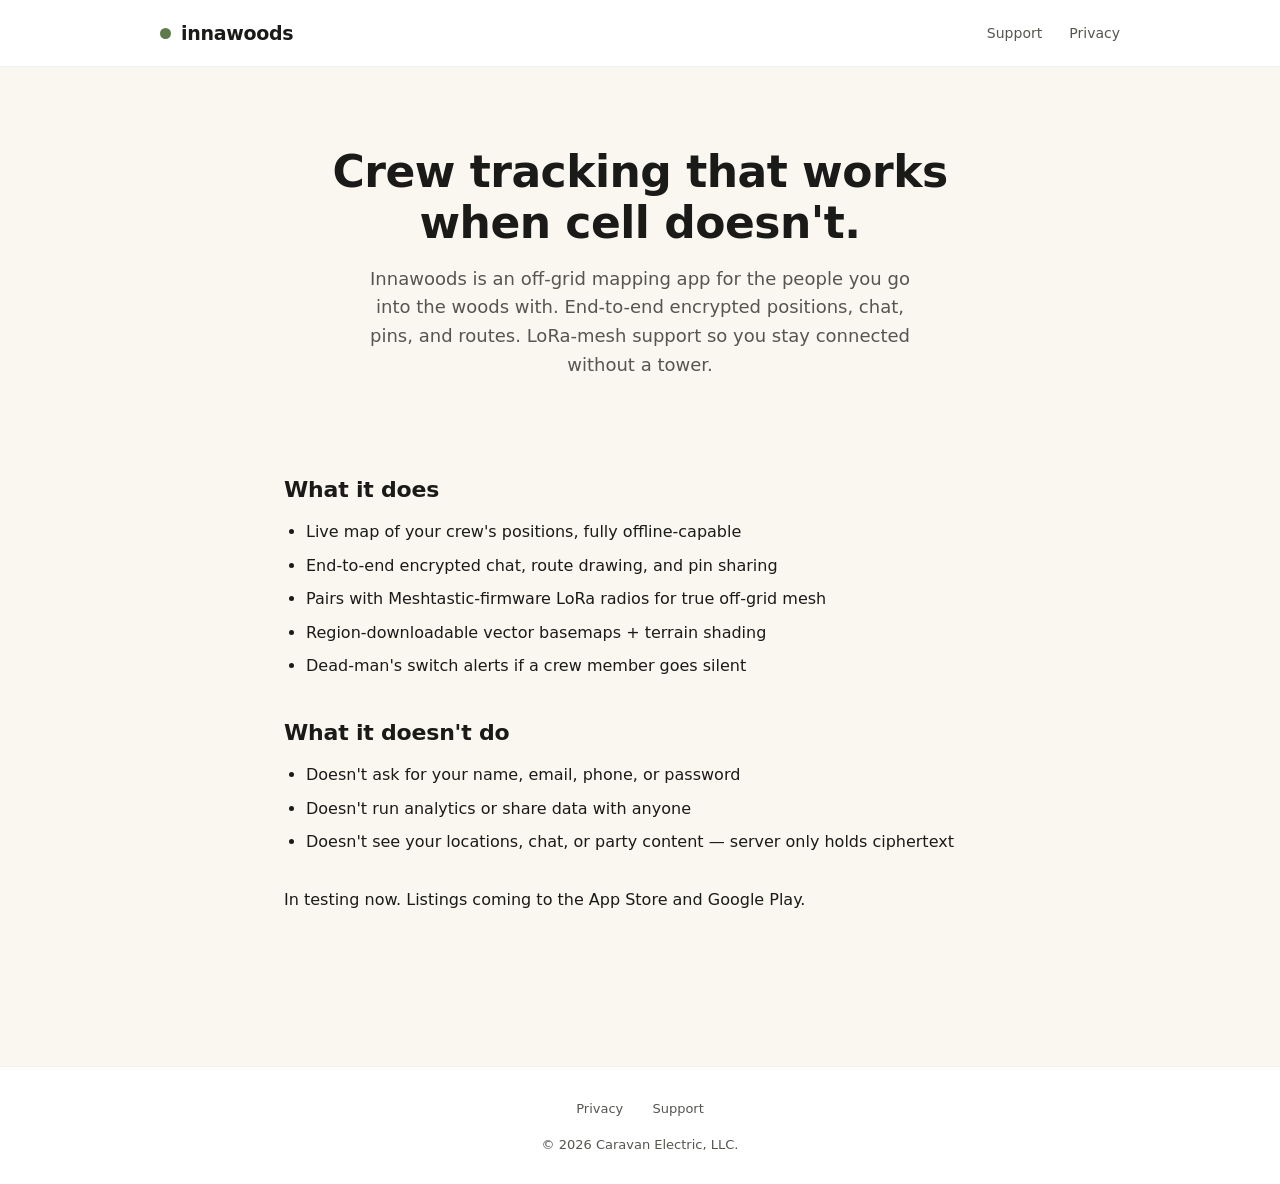
<file: docs/index.html>
<!DOCTYPE html>
<html lang="en">
<head>
  <meta charset="UTF-8">
  <meta name="viewport" content="width=device-width, initial-scale=1.0">
  <title>innawoods · Off-grid crew maps</title>
  <link rel="stylesheet" href="styles.css">
</head>
<body>
  <header>
    <div class="container">
      <a class="brand" href="/"><span class="dot"></span>innawoods</a>
      <nav>
        <a href="support.html">Support</a>
        <a href="privacy.html">Privacy</a>
      </nav>
    </div>
  </header>

  <main>
    <div class="hero">
      <h1>Crew tracking that works when cell doesn't.</h1>
      <p class="lead">
        Innawoods is an off-grid mapping app for the people you go into the
        woods with. End-to-end encrypted positions, chat, pins, and routes.
        LoRa-mesh support so you stay connected without a tower.
      </p>
    </div>

    <h2>What it does</h2>
    <ul class="clean">
      <li>Live map of your crew's positions, fully offline-capable</li>
      <li>End-to-end encrypted chat, route drawing, and pin sharing</li>
      <li>Pairs with Meshtastic-firmware LoRa radios for true off-grid mesh</li>
      <li>Region-downloadable vector basemaps + terrain shading</li>
      <li>Dead-man's switch alerts if a crew member goes silent</li>
    </ul>

    <h2>What it doesn't do</h2>
    <ul class="clean">
      <li>Doesn't ask for your name, email, phone, or password</li>
      <li>Doesn't run analytics or share data with anyone</li>
      <li>Doesn't see your locations, chat, or party content — server only holds ciphertext</li>
    </ul>

    <p style="margin-top:32px;">In testing now. Listings coming to the App Store and Google Play.</p>
  </main>

  <footer>
    <div class="container">
      <nav>
        <a href="privacy.html">Privacy</a>
        <a href="support.html">Support</a>
      </nav>
      <p>© 2026 Caravan Electric, LLC.</p>
    </div>
  </footer>
</body>
</html>
</file>
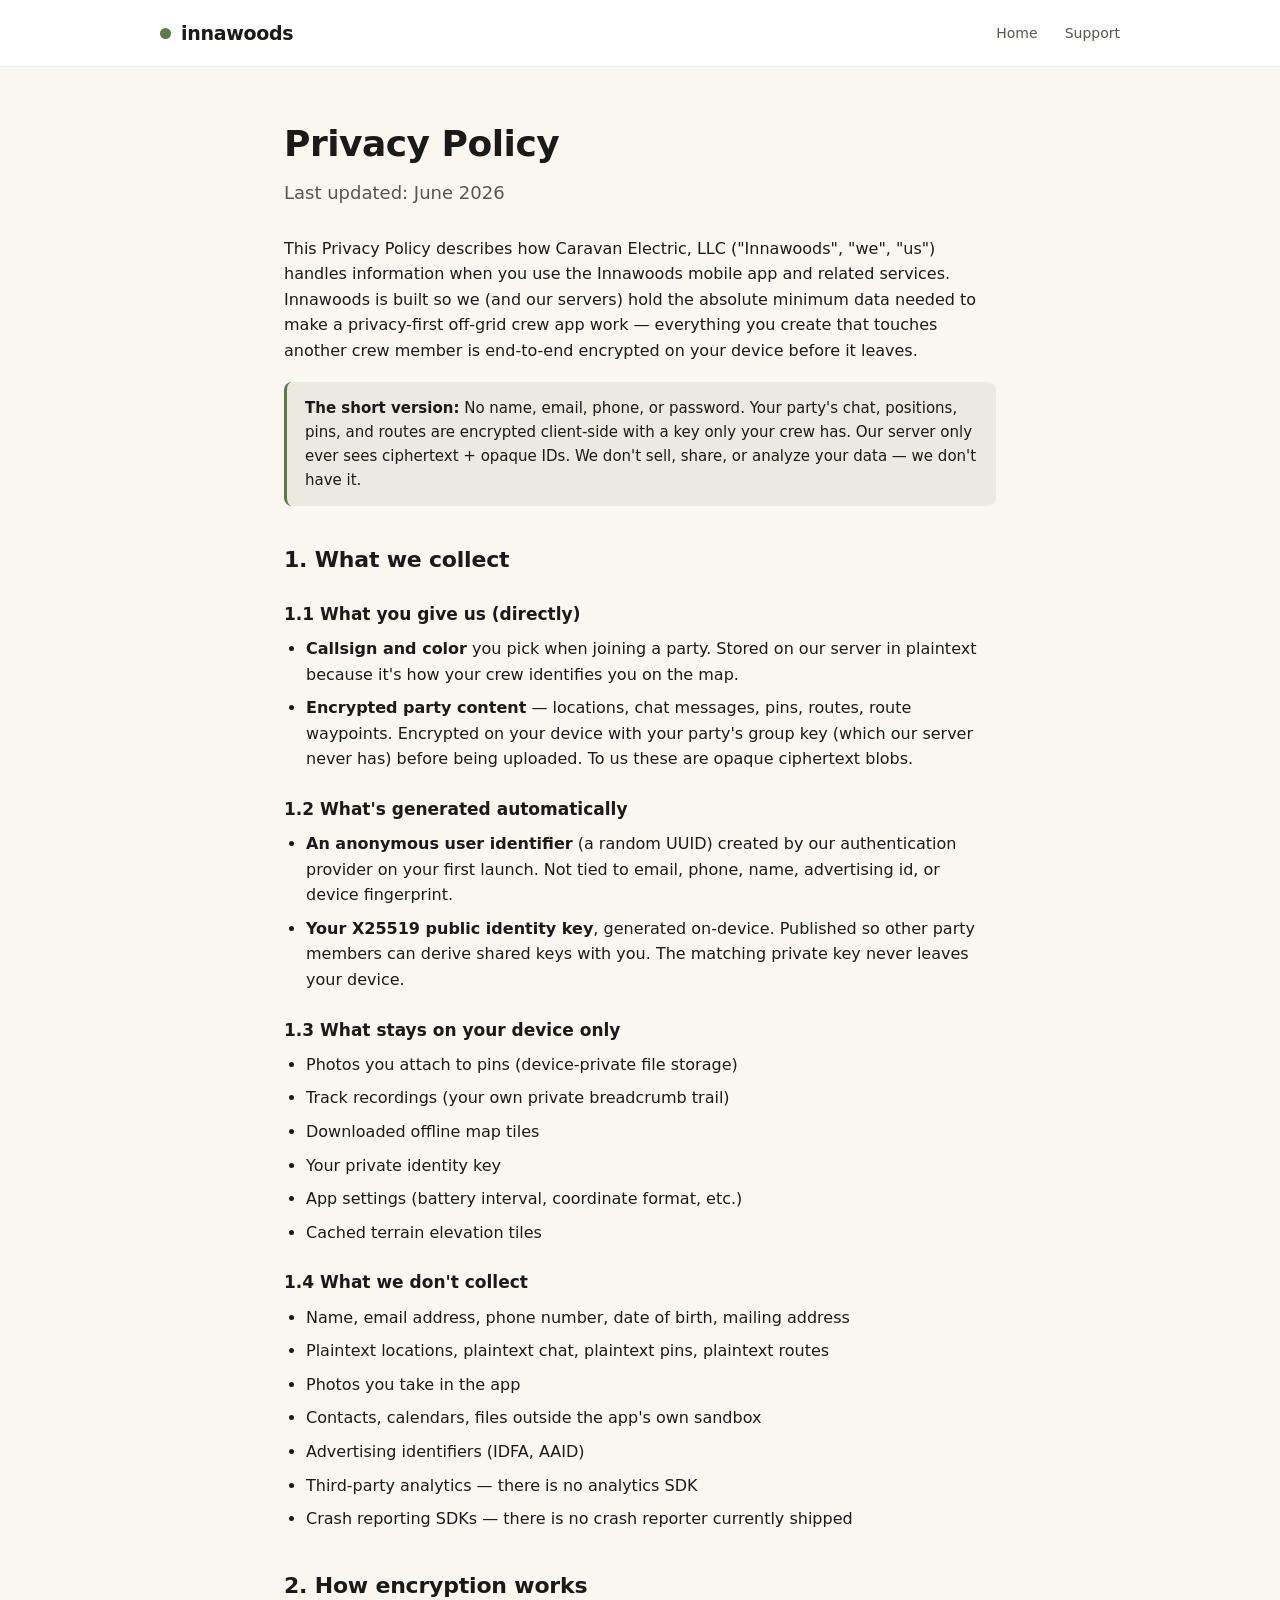
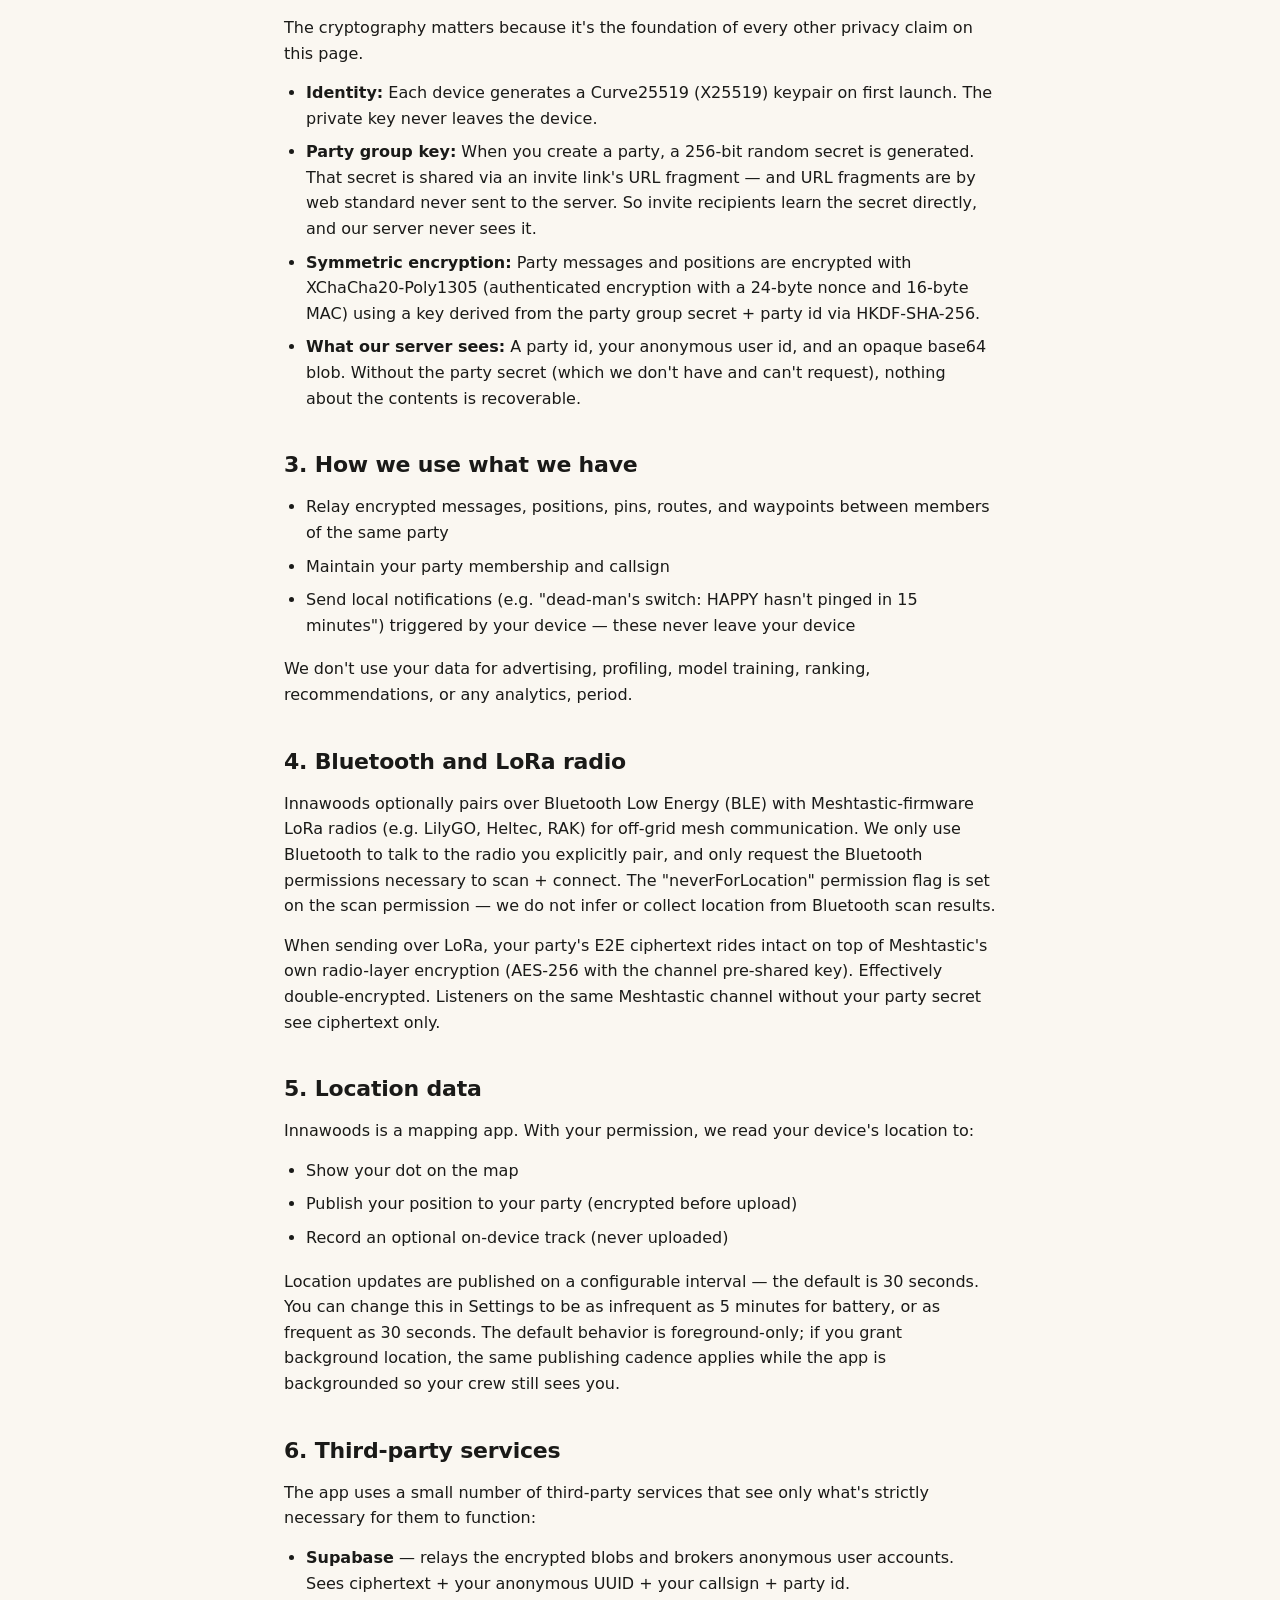
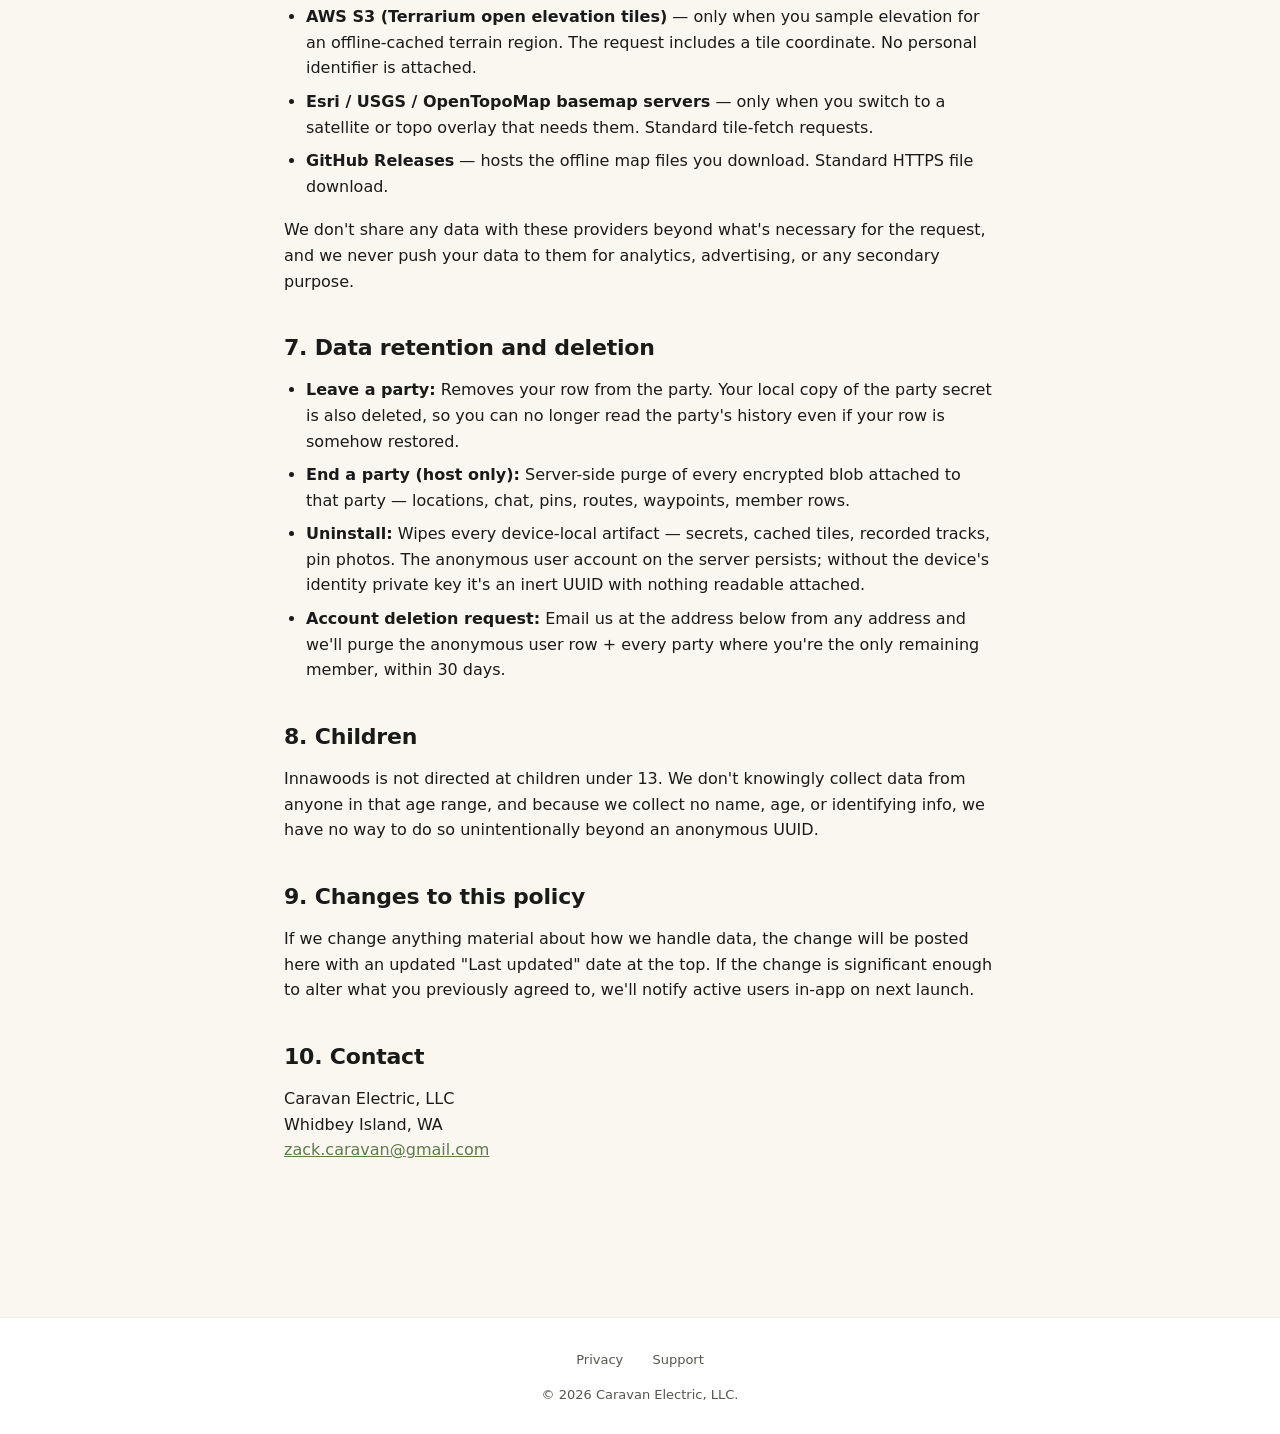
<file: docs/privacy.html>
<!DOCTYPE html>
<html lang="en">
<head>
  <meta charset="UTF-8">
  <meta name="viewport" content="width=device-width, initial-scale=1.0">
  <title>Privacy Policy · Innawoods</title>
  <link rel="stylesheet" href="styles.css">
</head>
<body>
  <header>
    <div class="container">
      <a class="brand" href="/"><span class="dot"></span>innawoods</a>
      <nav>
        <a href="/">Home</a>
        <a href="support.html">Support</a>
      </nav>
    </div>
  </header>

  <main>
    <h1>Privacy Policy</h1>
    <p class="lead">Last updated: June 2026</p>

    <p>This Privacy Policy describes how Caravan Electric, LLC ("Innawoods", "we", "us") handles information when you use the Innawoods mobile app and related services. Innawoods is built so we (and our servers) hold the absolute minimum data needed to make a privacy-first off-grid crew app work — everything you create that touches another crew member is end-to-end encrypted on your device before it leaves.</p>

    <div class="callout">
      <strong>The short version:</strong> No name, email, phone, or password. Your party's chat, positions, pins, and routes are encrypted client-side with a key only your crew has. Our server only ever sees ciphertext + opaque IDs. We don't sell, share, or analyze your data — we don't have it.
    </div>

    <h2>1. What we collect</h2>

    <h3>1.1 What you give us (directly)</h3>
    <ul class="clean">
      <li><strong>Callsign and color</strong> you pick when joining a party. Stored on our server in plaintext because it's how your crew identifies you on the map.</li>
      <li><strong>Encrypted party content</strong> — locations, chat messages, pins, routes, route waypoints. Encrypted on your device with your party's group key (which our server never has) before being uploaded. To us these are opaque ciphertext blobs.</li>
    </ul>

    <h3>1.2 What's generated automatically</h3>
    <ul class="clean">
      <li><strong>An anonymous user identifier</strong> (a random UUID) created by our authentication provider on your first launch. Not tied to email, phone, name, advertising id, or device fingerprint.</li>
      <li><strong>Your X25519 public identity key</strong>, generated on-device. Published so other party members can derive shared keys with you. The matching private key never leaves your device.</li>
    </ul>

    <h3>1.3 What stays on your device only</h3>
    <ul class="clean">
      <li>Photos you attach to pins (device-private file storage)</li>
      <li>Track recordings (your own private breadcrumb trail)</li>
      <li>Downloaded offline map tiles</li>
      <li>Your private identity key</li>
      <li>App settings (battery interval, coordinate format, etc.)</li>
      <li>Cached terrain elevation tiles</li>
    </ul>

    <h3>1.4 What we don't collect</h3>
    <ul class="clean">
      <li>Name, email address, phone number, date of birth, mailing address</li>
      <li>Plaintext locations, plaintext chat, plaintext pins, plaintext routes</li>
      <li>Photos you take in the app</li>
      <li>Contacts, calendars, files outside the app's own sandbox</li>
      <li>Advertising identifiers (IDFA, AAID)</li>
      <li>Third-party analytics — there is no analytics SDK</li>
      <li>Crash reporting SDKs — there is no crash reporter currently shipped</li>
    </ul>

    <h2>2. How encryption works</h2>

    <p>The cryptography matters because it's the foundation of every other privacy claim on this page.</p>

    <ul class="clean">
      <li><strong>Identity:</strong> Each device generates a Curve25519 (X25519) keypair on first launch. The private key never leaves the device.</li>
      <li><strong>Party group key:</strong> When you create a party, a 256-bit random secret is generated. That secret is shared via an invite link's URL fragment — and URL fragments are by web standard never sent to the server. So invite recipients learn the secret directly, and our server never sees it.</li>
      <li><strong>Symmetric encryption:</strong> Party messages and positions are encrypted with XChaCha20-Poly1305 (authenticated encryption with a 24-byte nonce and 16-byte MAC) using a key derived from the party group secret + party id via HKDF-SHA-256.</li>
      <li><strong>What our server sees:</strong> A party id, your anonymous user id, and an opaque base64 blob. Without the party secret (which we don't have and can't request), nothing about the contents is recoverable.</li>
    </ul>

    <h2>3. How we use what we have</h2>

    <ul class="clean">
      <li>Relay encrypted messages, positions, pins, routes, and waypoints between members of the same party</li>
      <li>Maintain your party membership and callsign</li>
      <li>Send local notifications (e.g. "dead-man's switch: HAPPY hasn't pinged in 15 minutes") triggered by your device — these never leave your device</li>
    </ul>

    <p>We don't use your data for advertising, profiling, model training, ranking, recommendations, or any analytics, period.</p>

    <h2>4. Bluetooth and LoRa radio</h2>

    <p>Innawoods optionally pairs over Bluetooth Low Energy (BLE) with Meshtastic-firmware LoRa radios (e.g. LilyGO, Heltec, RAK) for off-grid mesh communication. We only use Bluetooth to talk to the radio you explicitly pair, and only request the Bluetooth permissions necessary to scan + connect. The "neverForLocation" permission flag is set on the scan permission — we do not infer or collect location from Bluetooth scan results.</p>

    <p>When sending over LoRa, your party's E2E ciphertext rides intact on top of Meshtastic's own radio-layer encryption (AES-256 with the channel pre-shared key). Effectively double-encrypted. Listeners on the same Meshtastic channel without your party secret see ciphertext only.</p>

    <h2>5. Location data</h2>

    <p>Innawoods is a mapping app. With your permission, we read your device's location to:</p>
    <ul class="clean">
      <li>Show your dot on the map</li>
      <li>Publish your position to your party (encrypted before upload)</li>
      <li>Record an optional on-device track (never uploaded)</li>
    </ul>

    <p>Location updates are published on a configurable interval — the default is 30 seconds. You can change this in Settings to be as infrequent as 5 minutes for battery, or as frequent as 30 seconds. The default behavior is foreground-only; if you grant background location, the same publishing cadence applies while the app is backgrounded so your crew still sees you.</p>

    <h2>6. Third-party services</h2>

    <p>The app uses a small number of third-party services that see only what's strictly necessary for them to function:</p>

    <ul class="clean">
      <li><strong>Supabase</strong> — relays the encrypted blobs and brokers anonymous user accounts. Sees ciphertext + your anonymous UUID + your callsign + party id.</li>
      <li><strong>AWS S3 (Terrarium open elevation tiles)</strong> — only when you sample elevation for an offline-cached terrain region. The request includes a tile coordinate. No personal identifier is attached.</li>
      <li><strong>Esri / USGS / OpenTopoMap basemap servers</strong> — only when you switch to a satellite or topo overlay that needs them. Standard tile-fetch requests.</li>
      <li><strong>GitHub Releases</strong> — hosts the offline map files you download. Standard HTTPS file download.</li>
    </ul>

    <p>We don't share any data with these providers beyond what's necessary for the request, and we never push your data to them for analytics, advertising, or any secondary purpose.</p>

    <h2>7. Data retention and deletion</h2>

    <ul class="clean">
      <li><strong>Leave a party:</strong> Removes your row from the party. Your local copy of the party secret is also deleted, so you can no longer read the party's history even if your row is somehow restored.</li>
      <li><strong>End a party (host only):</strong> Server-side purge of every encrypted blob attached to that party — locations, chat, pins, routes, waypoints, member rows.</li>
      <li><strong>Uninstall:</strong> Wipes every device-local artifact — secrets, cached tiles, recorded tracks, pin photos. The anonymous user account on the server persists; without the device's identity private key it's an inert UUID with nothing readable attached.</li>
      <li><strong>Account deletion request:</strong> Email us at the address below from any address and we'll purge the anonymous user row + every party where you're the only remaining member, within 30 days.</li>
    </ul>

    <h2>8. Children</h2>

    <p>Innawoods is not directed at children under 13. We don't knowingly collect data from anyone in that age range, and because we collect no name, age, or identifying info, we have no way to do so unintentionally beyond an anonymous UUID.</p>

    <h2>9. Changes to this policy</h2>

    <p>If we change anything material about how we handle data, the change will be posted here with an updated "Last updated" date at the top. If the change is significant enough to alter what you previously agreed to, we'll notify active users in-app on next launch.</p>

    <h2>10. Contact</h2>
    <p>Caravan Electric, LLC<br>
    Whidbey Island, WA<br>
    <a href="mailto:zack.caravan@gmail.com">zack.caravan@gmail.com</a></p>
  </main>

  <footer>
    <div class="container">
      <nav>
        <a href="privacy.html">Privacy</a>
        <a href="support.html">Support</a>
      </nav>
      <p>© 2026 Caravan Electric, LLC.</p>
    </div>
  </footer>
</body>
</html>
</file>
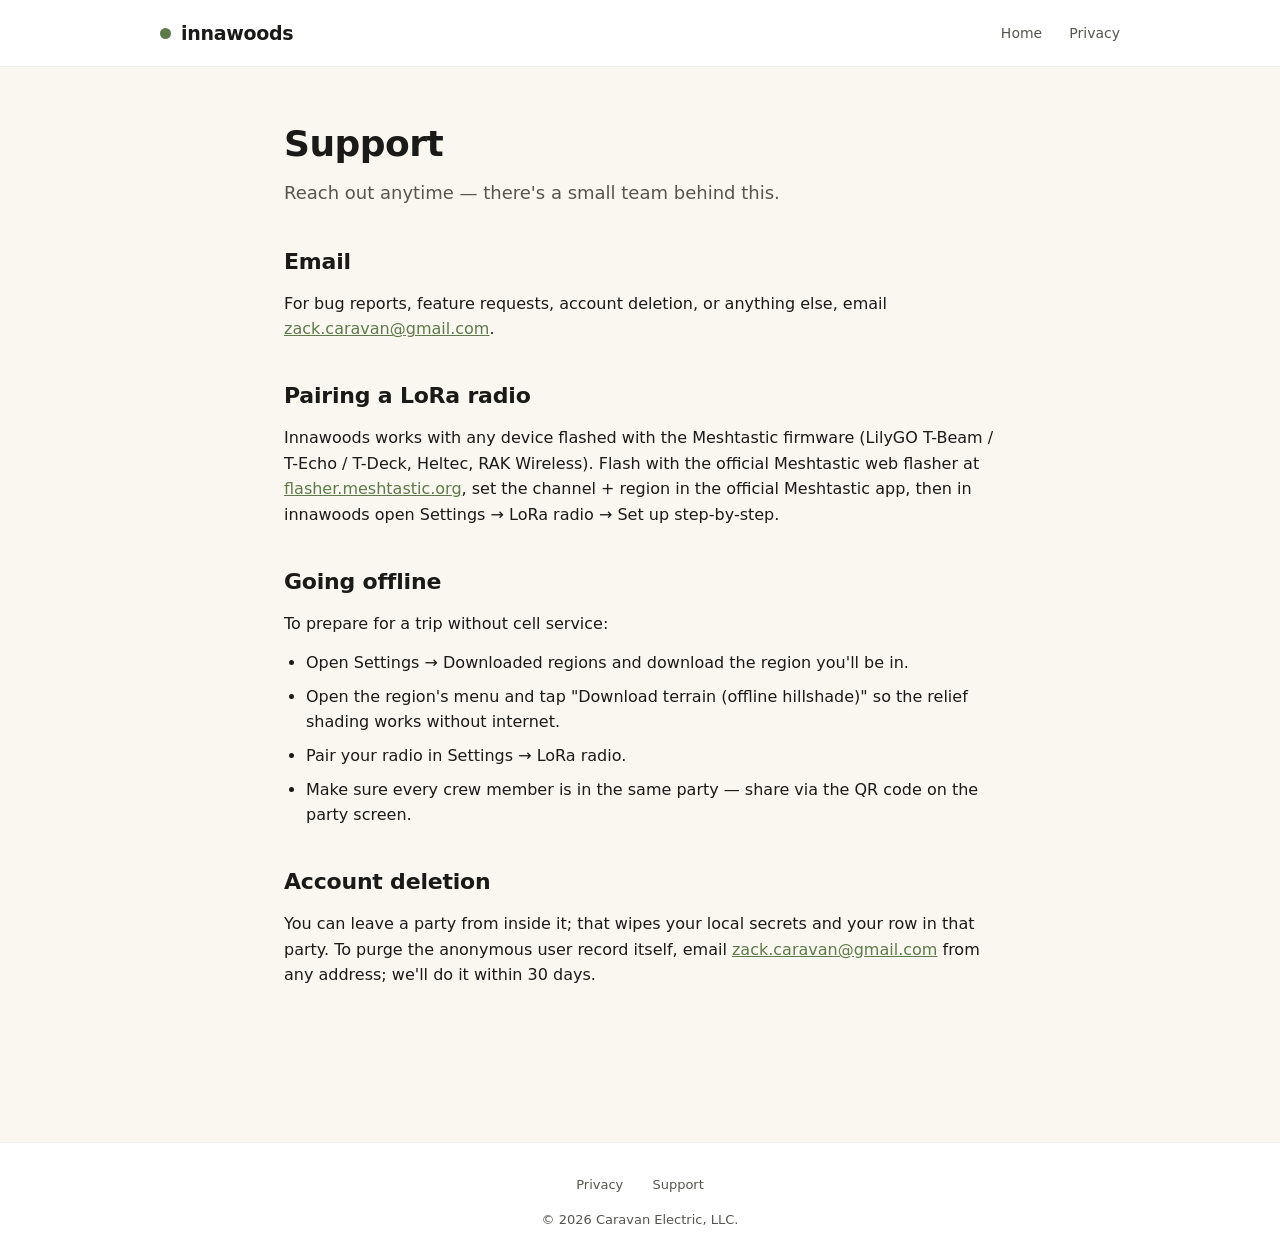
<file: docs/support.html>
<!DOCTYPE html>
<html lang="en">
<head>
  <meta charset="UTF-8">
  <meta name="viewport" content="width=device-width, initial-scale=1.0">
  <title>Support · innawoods</title>
  <link rel="stylesheet" href="styles.css">
</head>
<body>
  <header>
    <div class="container">
      <a class="brand" href="/"><span class="dot"></span>innawoods</a>
      <nav>
        <a href="/">Home</a>
        <a href="privacy.html">Privacy</a>
      </nav>
    </div>
  </header>

  <main>
    <h1>Support</h1>
    <p class="lead">Reach out anytime — there's a small team behind this.</p>

    <h2>Email</h2>
    <p>
      For bug reports, feature requests, account deletion, or anything
      else, email
      <a href="mailto:zack.caravan@gmail.com">zack.caravan@gmail.com</a>.
    </p>

    <h2>Pairing a LoRa radio</h2>
    <p>
      Innawoods works with any device flashed with the Meshtastic firmware
      (LilyGO T-Beam / T-Echo / T-Deck, Heltec, RAK Wireless). Flash with
      the official Meshtastic web flasher at
      <a href="https://flasher.meshtastic.org">flasher.meshtastic.org</a>,
      set the channel + region in the official Meshtastic app, then in
      innawoods open Settings → LoRa radio → Set up step-by-step.
    </p>

    <h2>Going offline</h2>
    <p>
      To prepare for a trip without cell service:
    </p>
    <ul class="clean">
      <li>Open Settings → Downloaded regions and download the region you'll be in.</li>
      <li>Open the region's menu and tap "Download terrain (offline hillshade)" so the relief shading works without internet.</li>
      <li>Pair your radio in Settings → LoRa radio.</li>
      <li>Make sure every crew member is in the same party — share via the QR code on the party screen.</li>
    </ul>

    <h2>Account deletion</h2>
    <p>
      You can leave a party from inside it; that wipes your local secrets
      and your row in that party. To purge the anonymous user record
      itself, email
      <a href="mailto:zack.caravan@gmail.com">zack.caravan@gmail.com</a>
      from any address; we'll do it within 30 days.
    </p>
  </main>

  <footer>
    <div class="container">
      <nav>
        <a href="privacy.html">Privacy</a>
        <a href="support.html">Support</a>
      </nav>
      <p>© 2026 Caravan Electric, LLC.</p>
    </div>
  </footer>
</body>
</html>
</file>
<file: docs/styles.css>
/* innawoods marketing + policy site. Brand palette mirrors the app's
   sage / warm sand on warm dark background. */
* { box-sizing: border-box; }

:root {
  --bg: #FAF7F1;
  --surface: #FFFFFF;
  --text: #1A1A18;
  --text-dim: #56554F;
  --primary: #5E7A4A;        /* sage green */
  --primary-soft: rgba(94, 122, 74, 0.10);
  --secondary: #C19A6B;      /* warm sand */
  --border: rgba(0, 0, 0, 0.06);
}

@media (prefers-color-scheme: dark) {
  :root {
    --bg: #1c1e1a;
    --surface: #232520;
    --text: #EAE6DC;
    --text-dim: #98948B;
    --primary: #8FA873;       /* lighter sage for dark mode contrast */
    --primary-soft: rgba(143, 168, 115, 0.12);
    --secondary: #D4B589;
    --border: rgba(255, 255, 255, 0.06);
  }
}

body {
  margin: 0;
  font-family: -apple-system, BlinkMacSystemFont, 'Segoe UI', system-ui, sans-serif;
  background: var(--bg);
  color: var(--text);
  line-height: 1.6;
  font-size: 16px;
}

header {
  background: var(--surface);
  border-bottom: 1px solid var(--border);
  padding: 18px 24px;
  position: sticky;
  top: 0;
  z-index: 10;
}

header .container {
  max-width: 960px;
  margin: 0 auto;
  display: flex;
  align-items: center;
  justify-content: space-between;
}

header .brand {
  display: flex;
  align-items: center;
  gap: 10px;
  text-decoration: none;
  color: var(--text);
  font-weight: 700;
  font-size: 19px;
  letter-spacing: -0.3px;
}

header .brand .dot {
  width: 11px;
  height: 11px;
  border-radius: 50%;
  background: var(--primary);
}

header nav a {
  color: var(--text-dim);
  text-decoration: none;
  margin-left: 22px;
  font-size: 14px;
  font-weight: 500;
  transition: color 120ms ease;
}

header nav a:hover { color: var(--text); }

main {
  max-width: 760px;
  margin: 0 auto;
  padding: 32px 24px 80px;
}

main.wide { max-width: 960px; }

h1 {
  font-size: 36px;
  line-height: 1.15;
  letter-spacing: -0.5px;
  margin: 24px 0 14px;
  font-weight: 700;
}

h2 {
  font-size: 22px;
  margin: 36px 0 12px;
  font-weight: 600;
  letter-spacing: -0.2px;
}

h3 {
  font-size: 17px;
  margin: 24px 0 8px;
  font-weight: 600;
}

p { margin: 0 0 14px; }

a { color: var(--primary); }

.lead {
  font-size: 18px;
  color: var(--text-dim);
  margin-bottom: 28px;
}

.hero {
  padding: 48px 0 28px;
  text-align: center;
}

.hero h1 { font-size: 44px; max-width: 640px; margin: 0 auto 16px; }
.hero .lead { max-width: 560px; margin: 0 auto 28px; }

ul.clean {
  padding-left: 22px;
  margin: 8px 0 18px;
}

ul.clean li { margin-bottom: 8px; }

.callout {
  background: var(--primary-soft);
  border-left: 3px solid var(--primary);
  padding: 14px 18px;
  border-radius: 8px;
  margin: 18px 0;
  font-size: 15px;
}

footer {
  background: var(--surface);
  border-top: 1px solid var(--border);
  padding: 28px 24px;
  margin-top: 60px;
}

footer .container {
  max-width: 960px;
  margin: 0 auto;
  text-align: center;
}

footer nav a {
  color: var(--text-dim);
  text-decoration: none;
  margin: 0 12px;
  font-size: 13px;
}

footer p {
  margin: 14px 0 0;
  color: var(--text-dim);
  font-size: 13px;
}

code {
  background: var(--primary-soft);
  padding: 2px 6px;
  border-radius: 4px;
  font-family: ui-monospace, SFMono-Regular, Menlo, Monaco, monospace;
  font-size: 13px;
}
</file>
